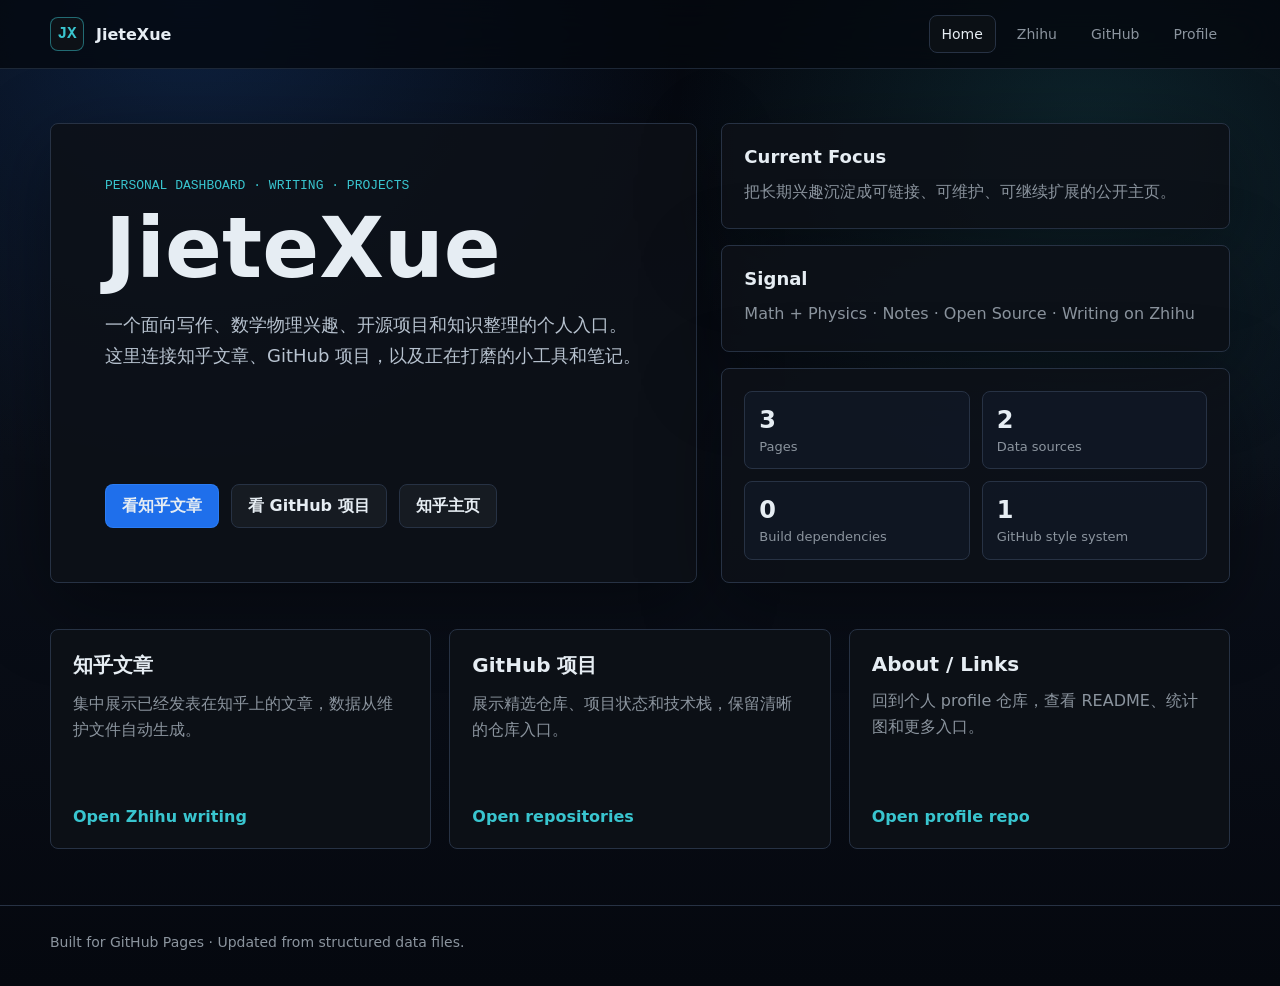
<file: index.html>
<!doctype html>
<html lang="zh-CN">
  <head>
    <meta charset="utf-8" />
    <meta name="viewport" content="width=device-width, initial-scale=1" />
    <meta name="color-scheme" content="dark" />
    <title>JieteXue · Personal Blog</title>
    <meta
      name="description"
      content="JieteXue 的个人博客入口，连接知乎文章、GitHub 项目和学习笔记。"
    />
    <link rel="prefetch" href="./zhihu.html" as="document" />
    <link rel="prefetch" href="./github.html" as="document" />
    <link rel="preload" href="./assets/signal-field.svg" as="image" />
    <style>
      :root {
        color-scheme: dark;
        --bg: #05080f;
        --panel: #0d1117;
        --panel-2: #111827;
        --line: #273244;
        --text: #e6edf3;
        --muted: #8b949e;
        --blue: #2f81f7;
        --cyan: #39c5cf;
        --green: #3fb950;
        --yellow: #d29922;
        --shadow: 0 22px 80px rgba(0, 0, 0, 0.38);
      }

      * {
        box-sizing: border-box;
      }

      body {
        margin: 0;
        min-height: 100vh;
        background:
          radial-gradient(circle at 15% 0%, rgba(47, 129, 247, 0.2), transparent 31rem),
          radial-gradient(circle at 85% 15%, rgba(57, 197, 207, 0.14), transparent 26rem),
          linear-gradient(180deg, #05080f 0%, #0a0f19 46%, #05080f 100%);
        color: var(--text);
        font-family:
          Inter, ui-sans-serif, system-ui, -apple-system, BlinkMacSystemFont, "Segoe UI",
          sans-serif;
      }

      a {
        color: inherit;
        text-decoration: none;
      }

      .site-shell {
        width: min(1180px, calc(100% - 32px));
        margin: 0 auto;
      }

      .topbar {
        position: sticky;
        top: 0;
        z-index: 10;
        backdrop-filter: blur(18px);
        background: rgba(5, 8, 15, 0.78);
        border-bottom: 1px solid rgba(39, 50, 68, 0.74);
      }

      .topbar-inner {
        min-height: 68px;
        display: flex;
        align-items: center;
        justify-content: space-between;
        gap: 20px;
      }

      .brand {
        display: flex;
        align-items: center;
        gap: 12px;
        font-weight: 700;
      }

      .mark {
        display: grid;
        place-items: center;
        width: 34px;
        height: 34px;
        border: 1px solid rgba(57, 197, 207, 0.5);
        border-radius: 8px;
        background: #0d1117;
        color: var(--cyan);
        font-family: ui-monospace, SFMono-Regular, Menlo, Consolas, monospace;
      }

      .nav {
        display: flex;
        gap: 8px;
        flex-wrap: wrap;
        justify-content: flex-end;
      }

      .nav a {
        min-height: 38px;
        display: inline-flex;
        align-items: center;
        border: 1px solid transparent;
        border-radius: 8px;
        padding: 0 12px;
        color: var(--muted);
        font-size: 14px;
      }

      .nav a:hover,
      .nav a[aria-current="page"] {
        color: var(--text);
        border-color: var(--line);
        background: rgba(13, 17, 23, 0.9);
      }

      .hero {
        display: grid;
        grid-template-columns: minmax(0, 1.12fr) minmax(320px, 0.88fr);
        gap: 24px;
        align-items: stretch;
        padding: 54px 0 28px;
      }

      .hero-copy,
      .panel {
        border: 1px solid var(--line);
        border-radius: 8px;
        background: rgba(13, 17, 23, 0.88);
        box-shadow: var(--shadow);
      }

      .hero-copy {
        min-height: 460px;
        padding: clamp(28px, 5vw, 54px);
        display: flex;
        flex-direction: column;
        justify-content: space-between;
        gap: 32px;
      }

      .eyebrow {
        margin: 0 0 16px;
        color: var(--cyan);
        font-family: ui-monospace, SFMono-Regular, Menlo, Consolas, monospace;
        font-size: 13px;
        text-transform: uppercase;
      }

      h1 {
        margin: 0;
        max-width: 760px;
        font-size: clamp(42px, 7vw, 84px);
        line-height: 0.94;
      }

      .lead {
        max-width: 680px;
        margin: 22px 0 0;
        color: #b7c2cf;
        font-size: 18px;
        line-height: 1.72;
      }

      .action-row {
        display: flex;
        flex-wrap: wrap;
        gap: 12px;
      }

      .button {
        min-height: 44px;
        display: inline-flex;
        align-items: center;
        justify-content: center;
        gap: 10px;
        border: 1px solid var(--line);
        border-radius: 8px;
        padding: 0 16px;
        color: var(--text);
        background: #161b22;
        font-weight: 700;
      }

      .button.primary {
        border-color: rgba(47, 129, 247, 0.75);
        background: #1f6feb;
      }

      .dashboard {
        display: grid;
        gap: 16px;
      }

      .panel {
        padding: 22px;
      }

      .panel h2,
      .panel h3 {
        margin: 0;
        font-size: 18px;
      }

      .panel p {
        margin: 12px 0 0;
        color: var(--muted);
        line-height: 1.65;
      }

      .status-grid {
        display: grid;
        grid-template-columns: repeat(2, minmax(0, 1fr));
        gap: 12px;
      }

      .metric {
        border: 1px solid var(--line);
        border-radius: 8px;
        padding: 14px;
        background: rgba(17, 24, 39, 0.76);
      }

      .metric strong {
        display: block;
        font-size: 24px;
      }

      .metric span {
        display: block;
        margin-top: 5px;
        color: var(--muted);
        font-size: 13px;
      }

      .section-grid {
        display: grid;
        grid-template-columns: repeat(3, minmax(0, 1fr));
        gap: 18px;
        padding: 18px 0 56px;
      }

      .route-card {
        min-height: 220px;
        display: flex;
        flex-direction: column;
        justify-content: space-between;
        border: 1px solid var(--line);
        border-radius: 8px;
        padding: 22px;
        background: rgba(13, 17, 23, 0.9);
      }

      .route-card:hover {
        border-color: rgba(47, 129, 247, 0.85);
        transform: translateY(-2px);
        transition: 160ms ease;
      }

      .route-card h2 {
        margin: 0;
        font-size: 20px;
      }

      .route-card p {
        margin: 12px 0 20px;
        color: var(--muted);
        line-height: 1.65;
      }

      .route-card span {
        color: var(--cyan);
        font-weight: 700;
      }

      .footer {
        border-top: 1px solid var(--line);
        padding: 28px 0 36px;
        color: var(--muted);
        font-size: 14px;
      }

      @media (max-width: 820px) {
        .topbar-inner,
        .hero {
          grid-template-columns: 1fr;
        }

        .topbar-inner {
          align-items: flex-start;
          padding: 14px 0;
        }

        .hero {
          padding-top: 28px;
        }

        .section-grid,
        .status-grid {
          grid-template-columns: 1fr;
        }

        .hero-copy {
          min-height: 420px;
        }
      }
    </style>
  </head>
  <body>
    <header class="topbar">
      <div class="site-shell topbar-inner">
        <a class="brand" href="./index.html" aria-label="JieteXue home">
          <span class="mark">JX</span>
          <span>JieteXue</span>
        </a>
        <nav class="nav" aria-label="Primary navigation">
          <a href="./index.html" aria-current="page">Home</a>
          <a href="./zhihu.html">Zhihu</a>
          <a href="./github.html">GitHub</a>
          <a href="https://github.com/JieteXue" target="_blank" rel="noreferrer">Profile</a>
        </nav>
      </div>
    </header>

    <main class="site-shell">
      <section class="hero" aria-labelledby="hero-title">
        <div class="hero-copy">
          <div>
            <p class="eyebrow">Personal dashboard · writing · projects</p>
            <h1 id="hero-title">JieteXue</h1>
            <p class="lead">
              一个面向写作、数学物理兴趣、开源项目和知识整理的个人入口。这里连接知乎文章、GitHub 项目，以及正在打磨的小工具和笔记。
            </p>
          </div>
          <div class="action-row">
            <a class="button primary" href="./zhihu.html">看知乎文章</a>
            <a class="button" href="./github.html">看 GitHub 项目</a>
            <a class="button" href="https://www.zhihu.com/people/7-63-5-13-42" target="_blank" rel="noreferrer">知乎主页</a>
          </div>
        </div>

        <aside class="dashboard" aria-label="Current dashboard">
          <section class="panel">
            <h2>Current Focus</h2>
            <p>把长期兴趣沉淀成可链接、可维护、可继续扩展的公开主页。</p>
          </section>
          <section class="panel">
            <h3>Signal</h3>
            <p>Math + Physics · Notes · Open Source · Writing on Zhihu</p>
          </section>
          <section class="panel status-grid" aria-label="Site metrics">
            <div class="metric">
              <strong>3</strong>
              <span>Pages</span>
            </div>
            <div class="metric">
              <strong>2</strong>
              <span>Data sources</span>
            </div>
            <div class="metric">
              <strong>0</strong>
              <span>Build dependencies</span>
            </div>
            <div class="metric">
              <strong>1</strong>
              <span>GitHub style system</span>
            </div>
          </section>
        </aside>
      </section>

      <section class="section-grid" aria-label="Site sections">
        <a class="route-card" href="./zhihu.html">
          <div>
            <h2>知乎文章</h2>
            <p>集中展示已经发表在知乎上的文章，数据从维护文件自动生成。</p>
          </div>
          <span>Open Zhihu writing</span>
        </a>
        <a class="route-card" href="./github.html">
          <div>
            <h2>GitHub 项目</h2>
            <p>展示精选仓库、项目状态和技术栈，保留清晰的仓库入口。</p>
          </div>
          <span>Open repositories</span>
        </a>
        <a class="route-card" href="https://github.com/JieteXue/JieteXue" target="_blank" rel="noreferrer">
          <div>
            <h2>About / Links</h2>
            <p>回到个人 profile 仓库，查看 README、统计图和更多入口。</p>
          </div>
          <span>Open profile repo</span>
        </a>
      </section>
    </main>

    <footer class="footer">
      <div class="site-shell">Built for GitHub Pages · Updated from structured data files.</div>
    </footer>
  </body>
</html>
</file>
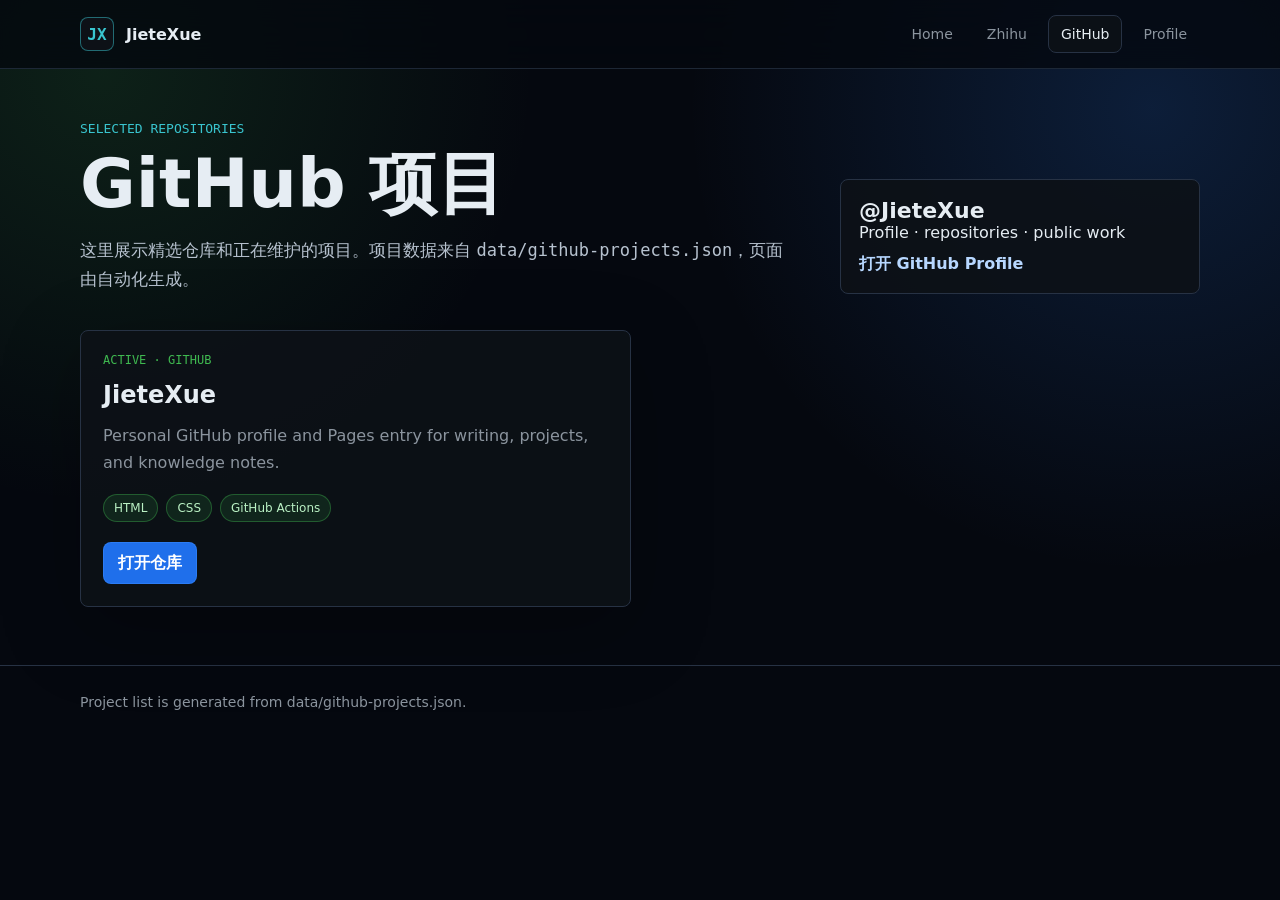
<file: github.html>
<!doctype html>
<html lang="zh-CN">
  <head>
    <meta charset="utf-8" />
    <meta name="viewport" content="width=device-width, initial-scale=1" />
    <meta name="color-scheme" content="dark" />
    <title>JieteXue · GitHub Projects</title>
    <meta name="description" content="JieteXue 的精选 GitHub 项目展示页。" />
    <link rel="prefetch" href="./zhihu.html" as="document" />
    <style>
      :root {
        color-scheme: dark;
        --bg: #05080f;
        --panel: #0d1117;
        --line: #273244;
        --text: #e6edf3;
        --muted: #8b949e;
        --blue: #2f81f7;
        --cyan: #39c5cf;
        --green: #3fb950;
      }

      * {
        box-sizing: border-box;
      }

      body {
        margin: 0;
        min-height: 100vh;
        background:
          radial-gradient(circle at 8% 8%, rgba(63, 185, 80, 0.14), transparent 27rem),
          radial-gradient(circle at 90% 12%, rgba(47, 129, 247, 0.18), transparent 29rem),
          #05080f;
        color: var(--text);
        font-family:
          Inter, ui-sans-serif, system-ui, -apple-system, BlinkMacSystemFont, "Segoe UI",
          sans-serif;
      }

      a {
        color: inherit;
        text-decoration: none;
      }

      .site-shell {
        width: min(1120px, calc(100% - 32px));
        margin: 0 auto;
      }

      .topbar {
        position: sticky;
        top: 0;
        z-index: 10;
        backdrop-filter: blur(18px);
        background: rgba(5, 8, 15, 0.78);
        border-bottom: 1px solid rgba(39, 50, 68, 0.74);
      }

      .topbar-inner {
        min-height: 68px;
        display: flex;
        align-items: center;
        justify-content: space-between;
        gap: 20px;
      }

      .brand {
        display: flex;
        align-items: center;
        gap: 12px;
        font-weight: 700;
      }

      .mark {
        display: grid;
        place-items: center;
        width: 34px;
        height: 34px;
        border: 1px solid rgba(57, 197, 207, 0.5);
        border-radius: 8px;
        background: #0d1117;
        color: var(--cyan);
        font-family: ui-monospace, SFMono-Regular, Menlo, Consolas, monospace;
      }

      .nav {
        display: flex;
        gap: 8px;
        flex-wrap: wrap;
        justify-content: flex-end;
      }

      .nav a {
        min-height: 38px;
        display: inline-flex;
        align-items: center;
        border: 1px solid transparent;
        border-radius: 8px;
        padding: 0 12px;
        color: var(--muted);
        font-size: 14px;
      }

      .nav a:hover,
      .nav a[aria-current="page"] {
        color: var(--text);
        border-color: var(--line);
        background: rgba(13, 17, 23, 0.9);
      }

      .page-head {
        display: grid;
        grid-template-columns: minmax(0, 1fr) minmax(260px, 360px);
        gap: 22px;
        align-items: end;
        padding: 52px 0 24px;
      }

      .eyebrow {
        margin: 0 0 14px;
        color: var(--cyan);
        font-family: ui-monospace, SFMono-Regular, Menlo, Consolas, monospace;
        font-size: 13px;
        text-transform: uppercase;
      }

      h1 {
        margin: 0;
        font-size: clamp(38px, 6vw, 68px);
        line-height: 1;
      }

      .lead {
        max-width: 720px;
        margin: 18px 0 0;
        color: #b7c2cf;
        font-size: 17px;
        line-height: 1.72;
      }

      .profile-panel {
        border: 1px solid var(--line);
        border-radius: 8px;
        padding: 18px;
        background: rgba(13, 17, 23, 0.9);
      }

      .profile-panel strong {
        display: block;
        font-size: 22px;
      }

      .profile-panel a {
        display: inline-flex;
        margin-top: 12px;
        color: #b7d7ff;
        font-weight: 700;
      }

      .content-grid {
        display: grid;
        grid-template-columns: repeat(2, minmax(0, 1fr));
        gap: 18px;
        padding: 12px 0 58px;
      }

      .content-card {
        display: flex;
        min-height: 260px;
        flex-direction: column;
        justify-content: space-between;
        border: 1px solid var(--line);
        border-radius: 8px;
        padding: 22px;
        background: rgba(13, 17, 23, 0.9);
        box-shadow: 0 22px 80px rgba(0, 0, 0, 0.28);
      }

      .card-meta {
        color: var(--green);
        font-family: ui-monospace, SFMono-Regular, Menlo, Consolas, monospace;
        font-size: 12px;
        text-transform: uppercase;
      }

      .content-card h2 {
        margin: 14px 0 0;
        font-size: 24px;
        line-height: 1.22;
      }

      .content-card p {
        margin: 12px 0 18px;
        color: var(--muted);
        line-height: 1.68;
      }

      .tag-row {
        display: flex;
        flex-wrap: wrap;
        gap: 8px;
        margin: 0 0 20px;
      }

      .tag-row span {
        border: 1px solid rgba(63, 185, 80, 0.38);
        border-radius: 999px;
        padding: 6px 10px;
        color: #baf1c4;
        background: rgba(63, 185, 80, 0.12);
        font-size: 12px;
      }

      .button-link {
        min-height: 42px;
        display: inline-flex;
        align-items: center;
        justify-content: center;
        align-self: flex-start;
        border: 1px solid rgba(47, 129, 247, 0.75);
        border-radius: 8px;
        padding: 0 14px;
        background: #1f6feb;
        color: white;
        font-weight: 700;
      }

      .footer {
        border-top: 1px solid var(--line);
        padding: 28px 0 36px;
        color: var(--muted);
        font-size: 14px;
      }

      @media (max-width: 760px) {
        .topbar-inner,
        .page-head,
        .content-grid {
          grid-template-columns: 1fr;
        }

        .topbar-inner {
          align-items: flex-start;
          padding: 14px 0;
        }

        .content-card {
          min-height: 0;
        }
      }
    </style>
  </head>
  <body>
    <header class="topbar">
      <div class="site-shell topbar-inner">
        <a class="brand" href="./index.html" aria-label="JieteXue home">
          <span class="mark">JX</span>
          <span>JieteXue</span>
        </a>
        <nav class="nav" aria-label="Primary navigation">
          <a href="./index.html">Home</a>
          <a href="./zhihu.html">Zhihu</a>
          <a href="./github.html" aria-current="page">GitHub</a>
          <a href="https://github.com/JieteXue" target="_blank" rel="noreferrer">Profile</a>
        </nav>
      </div>
    </header>

    <main class="site-shell">
      <section class="page-head" aria-labelledby="page-title">
        <div>
          <p class="eyebrow">Selected repositories</p>
          <h1 id="page-title">GitHub 项目</h1>
          <p class="lead">
            这里展示精选仓库和正在维护的项目。项目数据来自 <code>data/github-projects.json</code>，页面由自动化生成。
          </p>
        </div>
        <aside class="profile-panel" aria-label="GitHub profile">
          <strong>@JieteXue</strong>
          <span>Profile · repositories · public work</span>
          <a href="https://github.com/JieteXue" target="_blank" rel="noreferrer">打开 GitHub Profile</a>
        </aside>
      </section>

      <section class="content-grid" aria-label="GitHub projects">
<!-- PROJECTS:START -->
        <article class="content-card project-card">
          <div class="card-meta">Active · GitHub</div>
          <h2>JieteXue</h2>
          <p>Personal GitHub profile and Pages entry for writing, projects, and knowledge notes.</p>
          <div class="tag-row"><span>HTML</span><span>CSS</span><span>GitHub Actions</span></div>
          <a class="button-link" href="https://github.com/JieteXue/JieteXue" target="_blank" rel="noreferrer">打开仓库</a>
        </article>
<!-- PROJECTS:END -->
      </section>
    </main>

    <footer class="footer">
      <div class="site-shell">Project list is generated from data/github-projects.json.</div>
    </footer>
  </body>
</html>
</file>
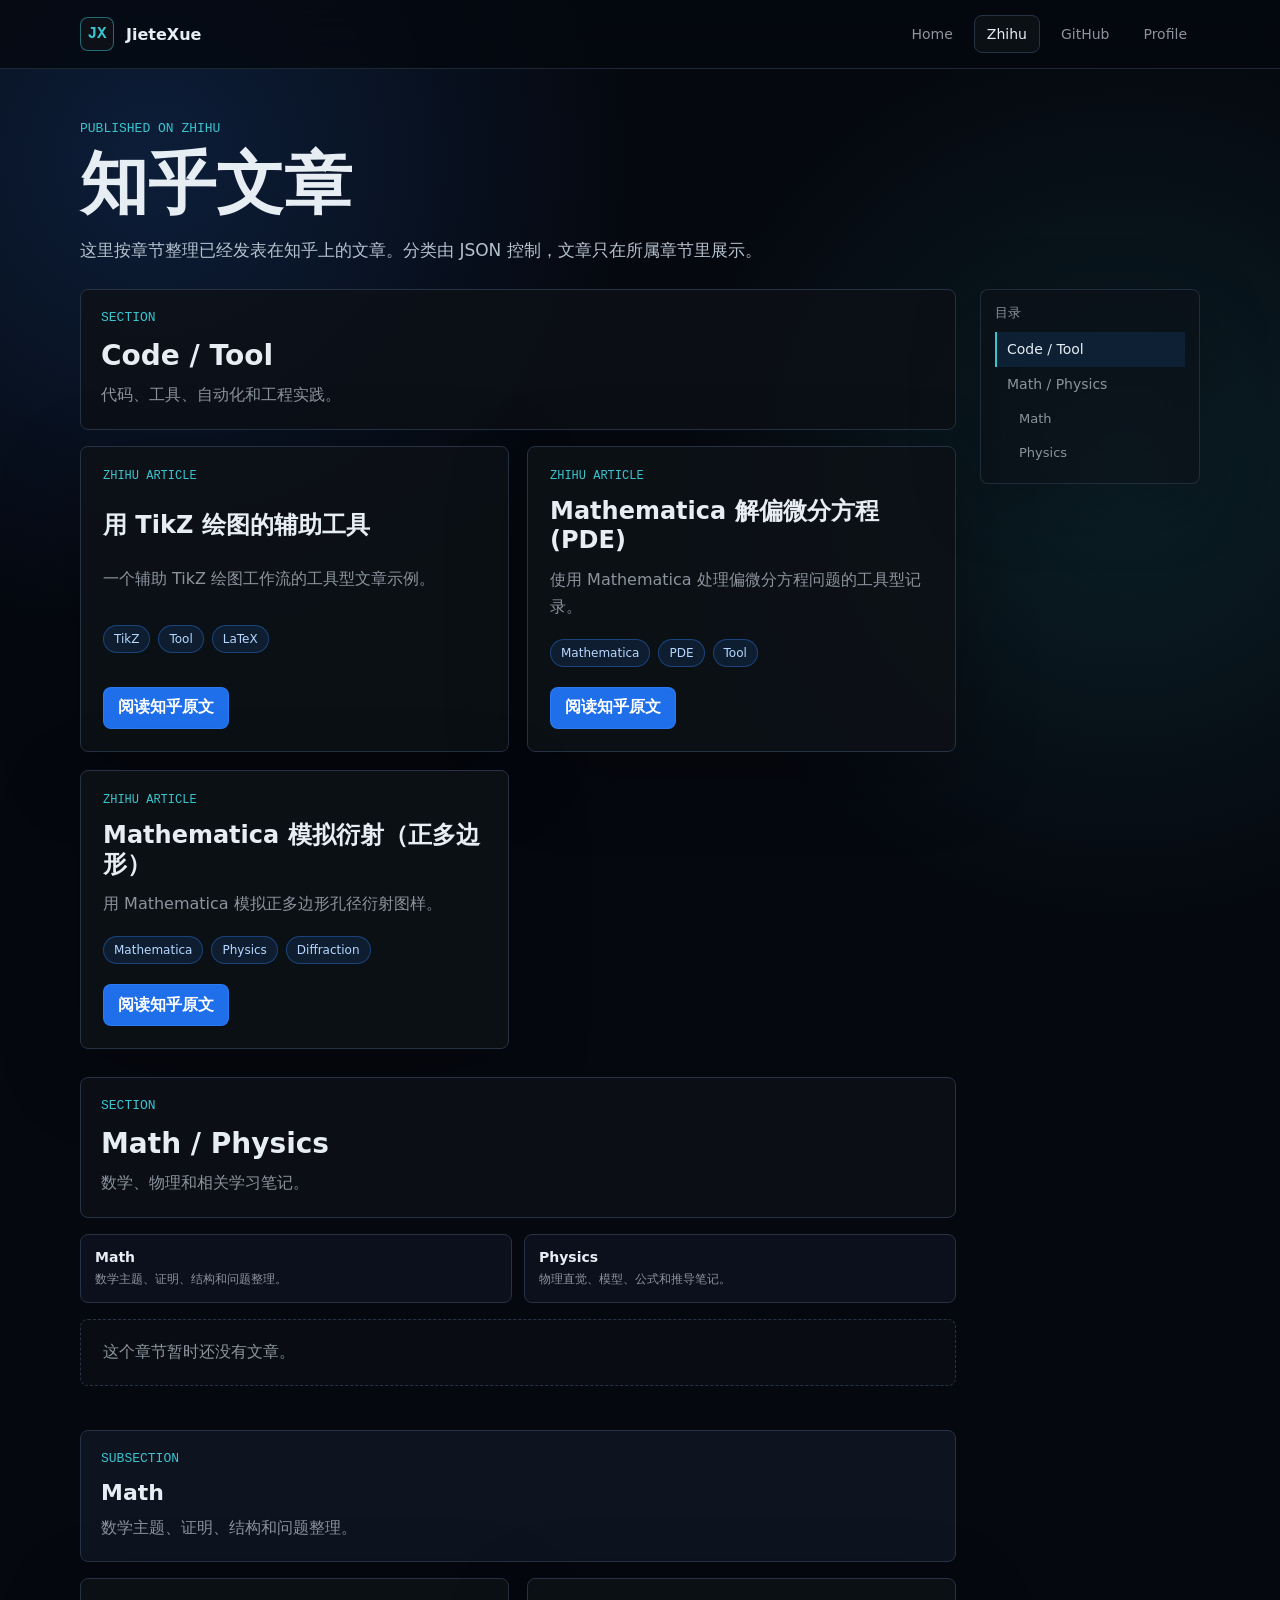
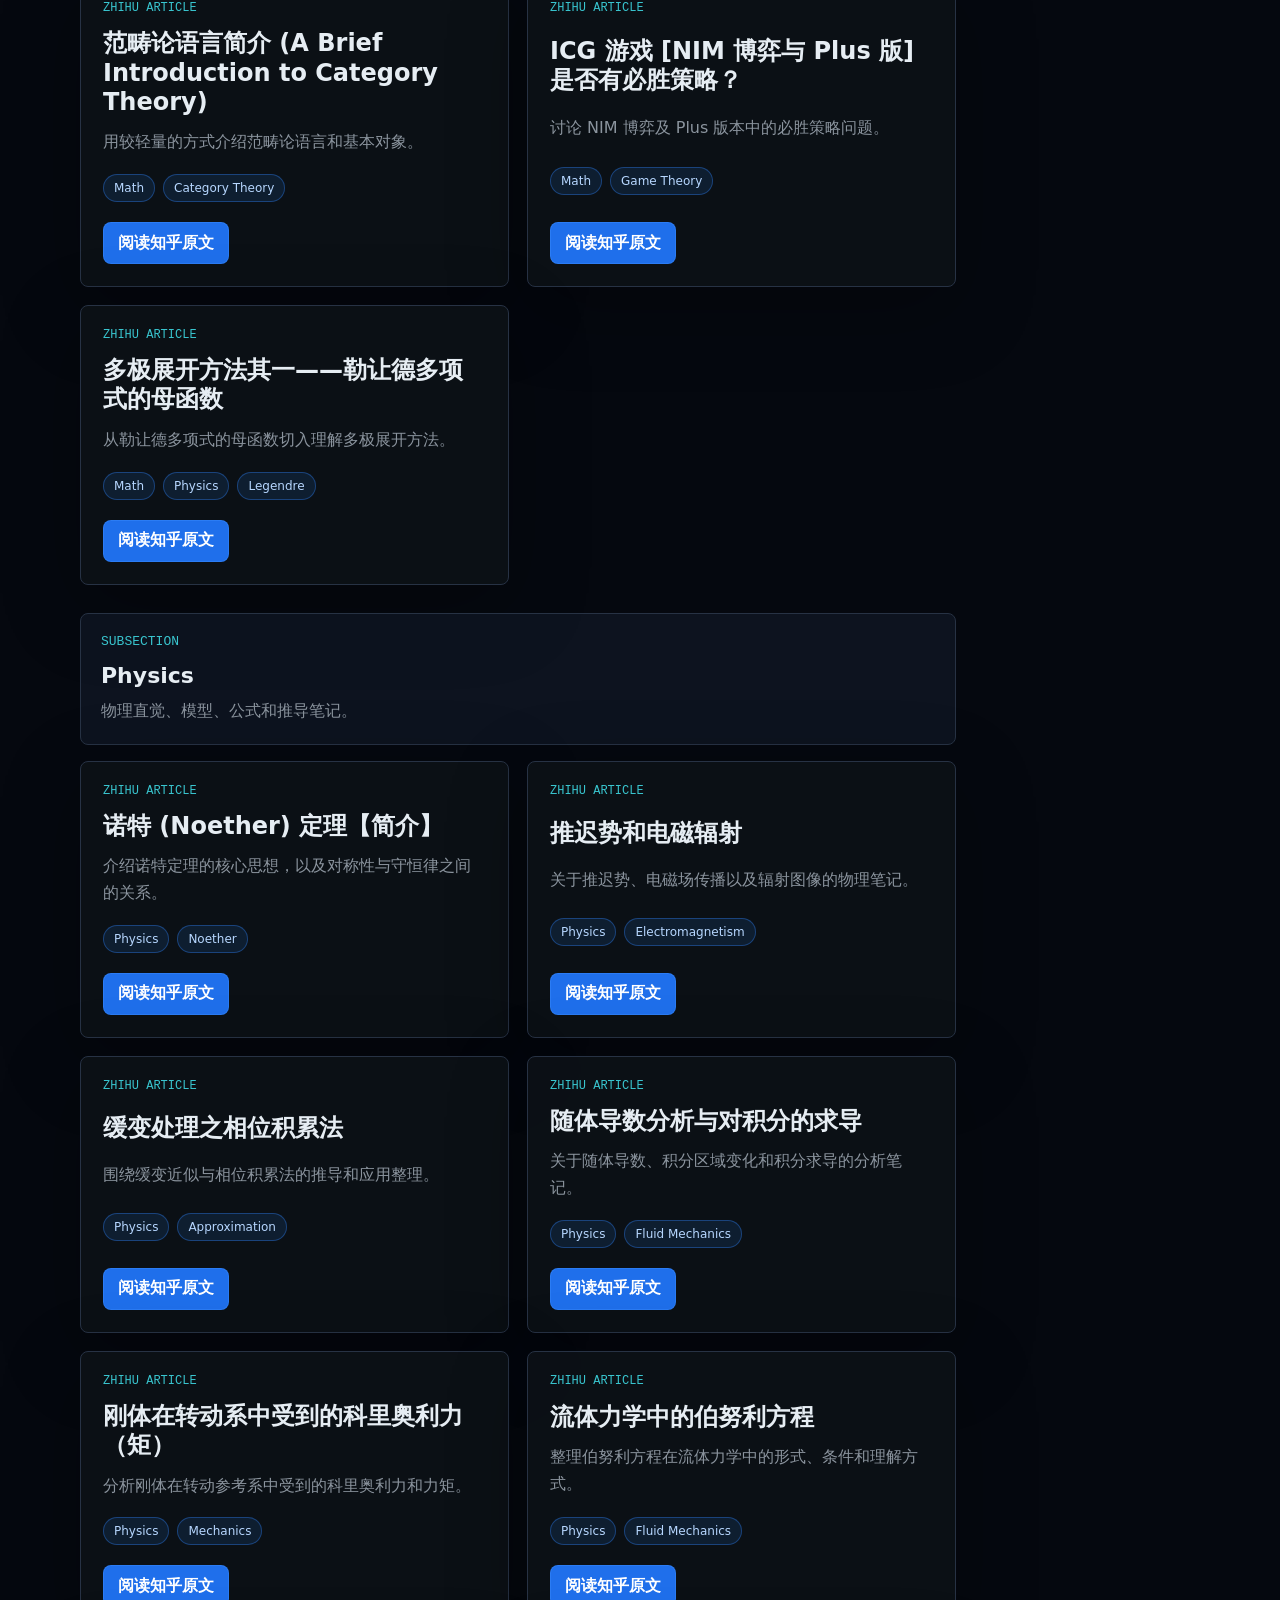
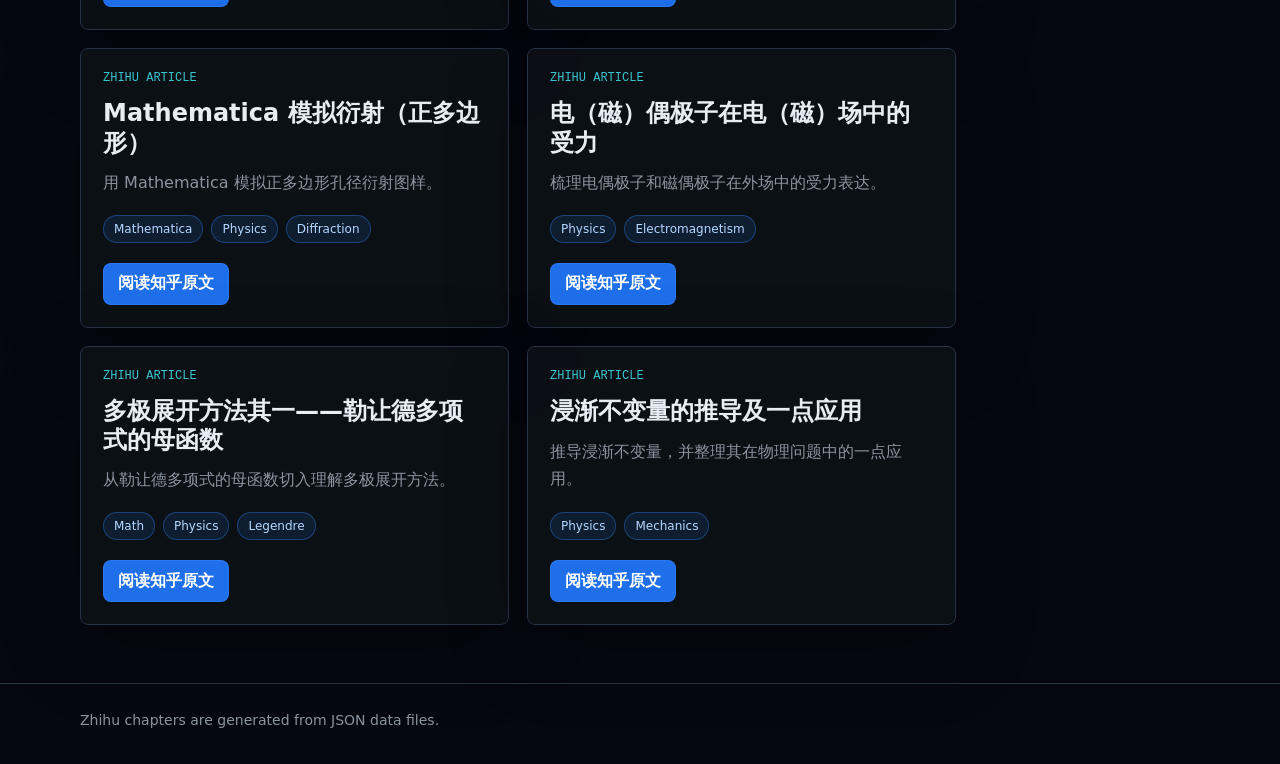
<file: zhihu.html>
<!doctype html>
<html lang="zh-CN">
  <head>
    <meta charset="utf-8" />
    <meta name="viewport" content="width=device-width, initial-scale=1" />
    <meta name="color-scheme" content="dark" />
    <title>JieteXue · Zhihu Articles</title>
    <meta name="description" content="JieteXue 发表在知乎上的文章展示页。" />
    <link rel="prefetch" href="./github.html" as="document" />
    <link rel="stylesheet" href="./assets/zhihu.css" />
    <script src="./assets/zhihu.js" defer></script>
  </head>
  <body>
    <header class="topbar">
      <div class="site-shell topbar-inner">
        <a class="brand" href="./index.html" aria-label="JieteXue home">
          <span class="mark">JX</span>
          <span>JieteXue</span>
        </a>
        <nav class="nav" aria-label="Primary navigation">
          <a href="./index.html">Home</a>
          <a href="./zhihu.html" aria-current="page">Zhihu</a>
          <a href="./github.html">GitHub</a>
          <a href="https://www.zhihu.com/people/7-63-5-13-42" target="_blank" rel="noreferrer">Profile</a>
        </nav>
      </div>
    </header>

    <main class="site-shell">
      <section class="page-head" aria-labelledby="page-title">
        <p class="eyebrow">Published on Zhihu</p>
        <h1 id="page-title">知乎文章</h1>
        <p class="lead">
          这里按章节整理已经发表在知乎上的文章。分类由 JSON 控制，文章只在所属章节里展示。
        </p>
      </section>

      <div class="reading-layout">
        <div class="reading-main">
<!-- ARTICLE_SECTIONS:START -->
          <section class="article-section" id="code-tool" data-section data-depth="1" style="--depth: 0">
            <div class="section-heading">
              <p class="eyebrow">Section</p>
              <h2>Code / Tool</h2>
              <p>代码、工具、自动化和工程实践。</p>
            </div>

            <div class="article-grid">
              <article class="content-card article-card">
                <div class="card-meta">Zhihu Article</div>
                <h3>用 TikZ 绘图的辅助工具</h3>
                <p>一个辅助 TikZ 绘图工作流的工具型文章示例。</p>
                <div class="tag-row"><span>TikZ</span><span>Tool</span><span>LaTeX</span></div>
                <a class="button-link" href="https://zhuanlan.zhihu.com/p/2024245462408930681" target="_blank" rel="noreferrer">阅读知乎原文</a>
              </article>
              <article class="content-card article-card">
                <div class="card-meta">Zhihu Article</div>
                <h3>Mathematica 解偏微分方程 (PDE)</h3>
                <p>使用 Mathematica 处理偏微分方程问题的工具型记录。</p>
                <div class="tag-row"><span>Mathematica</span><span>PDE</span><span>Tool</span></div>
                <a class="button-link" href="https://zhuanlan.zhihu.com/p/695471799" target="_blank" rel="noreferrer">阅读知乎原文</a>
              </article>
              <article class="content-card article-card">
                <div class="card-meta">Zhihu Article</div>
                <h3>Mathematica 模拟衍射（正多边形）</h3>
                <p>用 Mathematica 模拟正多边形孔径衍射图样。</p>
                <div class="tag-row"><span>Mathematica</span><span>Physics</span><span>Diffraction</span></div>
                <a class="button-link" href="https://zhuanlan.zhihu.com/p/682031004" target="_blank" rel="noreferrer">阅读知乎原文</a>
              </article>
            </div>
          </section>

          <section class="article-section" id="math-physics" data-section data-depth="1" style="--depth: 0">
            <div class="section-heading">
              <p class="eyebrow">Section</p>
              <h2>Math / Physics</h2>
              <p>数学、物理和相关学习笔记。</p>
            </div>
            <div class="child-tree">
              <a class="child-link" href="#math">
                <strong>Math</strong>
                <span>数学主题、证明、结构和问题整理。</span>
              </a>
              <a class="child-link" href="#physics">
                <strong>Physics</strong>
                <span>物理直觉、模型、公式和推导笔记。</span>
              </a>
            </div>

            <p class="section-empty">这个章节暂时还没有文章。</p>
          </section>

          <section class="article-section" id="math" data-section data-depth="2" style="--depth: 1">
            <div class="section-heading">
              <p class="eyebrow">Subsection</p>
              <h3>Math</h3>
              <p>数学主题、证明、结构和问题整理。</p>
            </div>

            <div class="article-grid">
              <article class="content-card article-card">
                <div class="card-meta">Zhihu Article</div>
                <h3>范畴论语言简介 (A Brief Introduction to Category Theory)</h3>
                <p>用较轻量的方式介绍范畴论语言和基本对象。</p>
                <div class="tag-row"><span>Math</span><span>Category Theory</span></div>
                <a class="button-link" href="https://zhuanlan.zhihu.com/p/2012820675967084119" target="_blank" rel="noreferrer">阅读知乎原文</a>
              </article>
              <article class="content-card article-card">
                <div class="card-meta">Zhihu Article</div>
                <h3>ICG 游戏 [NIM 博弈与 Plus 版] 是否有必胜策略？</h3>
                <p>讨论 NIM 博弈及 Plus 版本中的必胜策略问题。</p>
                <div class="tag-row"><span>Math</span><span>Game Theory</span></div>
                <a class="button-link" href="https://zhuanlan.zhihu.com/p/1918439473382950153" target="_blank" rel="noreferrer">阅读知乎原文</a>
              </article>
              <article class="content-card article-card">
                <div class="card-meta">Zhihu Article</div>
                <h3>多极展开方法其一——勒让德多项式的母函数</h3>
                <p>从勒让德多项式的母函数切入理解多极展开方法。</p>
                <div class="tag-row"><span>Math</span><span>Physics</span><span>Legendre</span></div>
                <a class="button-link" href="https://zhuanlan.zhihu.com/p/648319578" target="_blank" rel="noreferrer">阅读知乎原文</a>
              </article>
            </div>
          </section>

          <section class="article-section" id="physics" data-section data-depth="2" style="--depth: 1">
            <div class="section-heading">
              <p class="eyebrow">Subsection</p>
              <h3>Physics</h3>
              <p>物理直觉、模型、公式和推导笔记。</p>
            </div>

            <div class="article-grid">
              <article class="content-card article-card">
                <div class="card-meta">Zhihu Article</div>
                <h3>诺特 (Noether) 定理【简介】</h3>
                <p>介绍诺特定理的核心思想，以及对称性与守恒律之间的关系。</p>
                <div class="tag-row"><span>Physics</span><span>Noether</span></div>
                <a class="button-link" href="https://zhuanlan.zhihu.com/p/1999801583450469239" target="_blank" rel="noreferrer">阅读知乎原文</a>
              </article>
              <article class="content-card article-card">
                <div class="card-meta">Zhihu Article</div>
                <h3>推迟势和电磁辐射</h3>
                <p>关于推迟势、电磁场传播以及辐射图像的物理笔记。</p>
                <div class="tag-row"><span>Physics</span><span>Electromagnetism</span></div>
                <a class="button-link" href="https://zhuanlan.zhihu.com/p/1995599112456934512" target="_blank" rel="noreferrer">阅读知乎原文</a>
              </article>
              <article class="content-card article-card">
                <div class="card-meta">Zhihu Article</div>
                <h3>缓变处理之相位积累法</h3>
                <p>围绕缓变近似与相位积累法的推导和应用整理。</p>
                <div class="tag-row"><span>Physics</span><span>Approximation</span></div>
                <a class="button-link" href="https://zhuanlan.zhihu.com/p/1928352347811222651" target="_blank" rel="noreferrer">阅读知乎原文</a>
              </article>
              <article class="content-card article-card">
                <div class="card-meta">Zhihu Article</div>
                <h3>随体导数分析与对积分的求导</h3>
                <p>关于随体导数、积分区域变化和积分求导的分析笔记。</p>
                <div class="tag-row"><span>Physics</span><span>Fluid Mechanics</span></div>
                <a class="button-link" href="https://zhuanlan.zhihu.com/p/716217523" target="_blank" rel="noreferrer">阅读知乎原文</a>
              </article>
              <article class="content-card article-card">
                <div class="card-meta">Zhihu Article</div>
                <h3>刚体在转动系中受到的科里奥利力（矩）</h3>
                <p>分析刚体在转动参考系中受到的科里奥利力和力矩。</p>
                <div class="tag-row"><span>Physics</span><span>Mechanics</span></div>
                <a class="button-link" href="https://zhuanlan.zhihu.com/p/714236094" target="_blank" rel="noreferrer">阅读知乎原文</a>
              </article>
              <article class="content-card article-card">
                <div class="card-meta">Zhihu Article</div>
                <h3>流体力学中的伯努利方程</h3>
                <p>整理伯努利方程在流体力学中的形式、条件和理解方式。</p>
                <div class="tag-row"><span>Physics</span><span>Fluid Mechanics</span></div>
                <a class="button-link" href="https://zhuanlan.zhihu.com/p/714077475" target="_blank" rel="noreferrer">阅读知乎原文</a>
              </article>
              <article class="content-card article-card">
                <div class="card-meta">Zhihu Article</div>
                <h3>Mathematica 模拟衍射（正多边形）</h3>
                <p>用 Mathematica 模拟正多边形孔径衍射图样。</p>
                <div class="tag-row"><span>Mathematica</span><span>Physics</span><span>Diffraction</span></div>
                <a class="button-link" href="https://zhuanlan.zhihu.com/p/682031004" target="_blank" rel="noreferrer">阅读知乎原文</a>
              </article>
              <article class="content-card article-card">
                <div class="card-meta">Zhihu Article</div>
                <h3>电（磁）偶极子在电（磁）场中的受力</h3>
                <p>梳理电偶极子和磁偶极子在外场中的受力表达。</p>
                <div class="tag-row"><span>Physics</span><span>Electromagnetism</span></div>
                <a class="button-link" href="https://zhuanlan.zhihu.com/p/681640628" target="_blank" rel="noreferrer">阅读知乎原文</a>
              </article>
              <article class="content-card article-card">
                <div class="card-meta">Zhihu Article</div>
                <h3>多极展开方法其一——勒让德多项式的母函数</h3>
                <p>从勒让德多项式的母函数切入理解多极展开方法。</p>
                <div class="tag-row"><span>Math</span><span>Physics</span><span>Legendre</span></div>
                <a class="button-link" href="https://zhuanlan.zhihu.com/p/648319578" target="_blank" rel="noreferrer">阅读知乎原文</a>
              </article>
              <article class="content-card article-card">
                <div class="card-meta">Zhihu Article</div>
                <h3>浸渐不变量的推导及一点应用</h3>
                <p>推导浸渐不变量，并整理其在物理问题中的一点应用。</p>
                <div class="tag-row"><span>Physics</span><span>Mechanics</span></div>
                <a class="button-link" href="https://zhuanlan.zhihu.com/p/605428371" target="_blank" rel="noreferrer">阅读知乎原文</a>
              </article>
            </div>
          </section>
<!-- ARTICLE_SECTIONS:END -->
        </div>

        <aside class="chapter-nav" aria-label="Zhihu chapter navigation">
          <p>目录</p>
<!-- CHAPTER_NAV:START -->
          <a class="chapter-link is-active" style="--depth: 0" href="#code-tool">Code / Tool</a>
          <a class="chapter-link" style="--depth: 0" href="#math-physics">Math / Physics</a>
          <a class="chapter-link" style="--depth: 1" href="#math">Math</a>
          <a class="chapter-link" style="--depth: 1" href="#physics">Physics</a>
<!-- CHAPTER_NAV:END -->
        </aside>
      </div>
    </main>

    <footer class="footer">
      <div class="site-shell">Zhihu chapters are generated from JSON data files.</div>
    </footer>
  </body>
</html>
</file>
<file: assets/zhihu.css>
:root {
  color-scheme: dark;
  --bg: #05080f;
  --panel: #0d1117;
  --panel-2: #111827;
  --line: #273244;
  --text: #e6edf3;
  --muted: #8b949e;
  --blue: #2f81f7;
  --cyan: #39c5cf;
}

* {
  box-sizing: border-box;
}

html {
  scroll-behavior: smooth;
}

body {
  margin: 0;
  min-height: 100vh;
  background:
    radial-gradient(circle at 12% 4%, rgba(47, 129, 247, 0.18), transparent 30rem),
    radial-gradient(circle at 88% 12%, rgba(57, 197, 207, 0.12), transparent 28rem),
    #05080f;
  color: var(--text);
  font-family:
    Inter, ui-sans-serif, system-ui, -apple-system, BlinkMacSystemFont, "Segoe UI",
    sans-serif;
}

a {
  color: inherit;
  text-decoration: none;
}

.site-shell {
  width: min(1120px, calc(100% - 32px));
  margin: 0 auto;
}

.topbar {
  position: sticky;
  top: 0;
  z-index: 10;
  backdrop-filter: blur(18px);
  background: rgba(5, 8, 15, 0.78);
  border-bottom: 1px solid rgba(39, 50, 68, 0.74);
}

.topbar-inner {
  min-height: 68px;
  display: flex;
  align-items: center;
  justify-content: space-between;
  gap: 20px;
}

.brand {
  display: flex;
  align-items: center;
  gap: 12px;
  font-weight: 700;
}

.mark {
  display: grid;
  place-items: center;
  width: 34px;
  height: 34px;
  border: 1px solid rgba(57, 197, 207, 0.5);
  border-radius: 8px;
  background: #0d1117;
  color: var(--cyan);
  font-family: ui-monospace, SFMono-Regular, Menlo, Consolas, monospace;
}

.nav {
  display: flex;
  gap: 8px;
  flex-wrap: wrap;
  justify-content: flex-end;
}

.nav a {
  min-height: 38px;
  display: inline-flex;
  align-items: center;
  border: 1px solid transparent;
  border-radius: 8px;
  padding: 0 12px;
  color: var(--muted);
  font-size: 14px;
}

.nav a:hover,
.nav a[aria-current="page"] {
  color: var(--text);
  border-color: var(--line);
  background: rgba(13, 17, 23, 0.9);
}

.page-head {
  padding: 52px 0 24px;
}

.eyebrow {
  margin: 0 0 14px;
  color: var(--cyan);
  font-family: ui-monospace, SFMono-Regular, Menlo, Consolas, monospace;
  font-size: 13px;
  text-transform: uppercase;
}

h1 {
  margin: 0;
  font-size: clamp(38px, 6vw, 68px);
  line-height: 1;
}

.lead {
  max-width: 760px;
  margin: 18px 0 0;
  color: #b7c2cf;
  font-size: 17px;
  line-height: 1.72;
}

.reading-layout {
  display: grid;
  grid-template-columns: minmax(0, 1fr) 220px;
  gap: 24px;
  align-items: start;
  padding-bottom: 58px;
}

.reading-main {
  display: grid;
  gap: 28px;
}

.chapter-nav {
  position: sticky;
  top: 88px;
  border: 1px solid rgba(39, 50, 68, 0.82);
  border-radius: 8px;
  padding: 14px;
  background: rgba(13, 17, 23, 0.58);
  backdrop-filter: blur(18px);
  box-shadow: 0 18px 70px rgba(0, 0, 0, 0.24);
}

.chapter-nav p {
  margin: 0 0 10px;
  color: var(--muted);
  font-size: 13px;
}

.chapter-nav a {
  display: block;
  border-left: 2px solid transparent;
  padding: 8px 10px 8px calc(10px + var(--depth, 0) * 12px);
  color: var(--muted);
  font-size: max(12px, calc(14px - var(--depth, 0) * 1px));
  line-height: 1.35;
}

.chapter-nav a:hover,
.chapter-nav a.is-active {
  border-left-color: var(--cyan);
  color: var(--text);
  background: rgba(47, 129, 247, 0.12);
}

.article-section {
  scroll-margin-top: 92px;
}

.article-section .article-section {
  margin-top: 18px;
  padding-left: min(28px, calc(12px + var(--depth, 0) * 6px));
  border-left: 1px solid rgba(39, 50, 68, 0.72);
}

.article-section[data-depth]:not([data-depth="1"]) .section-heading {
  background: rgba(17, 24, 39, 0.68);
}

.section-heading {
  border: 1px solid var(--line);
  border-radius: 8px;
  padding: 20px;
  background: rgba(13, 17, 23, 0.82);
}

.section-heading h2 {
  margin: 0;
  font-size: 28px;
}

.section-heading h3 {
  margin: 0;
  font-size: 22px;
}

.section-heading h4,
.section-heading h5,
.section-heading h6 {
  margin: 0;
  font-size: 18px;
}

.section-heading p:not(.eyebrow) {
  margin: 10px 0 0;
  color: var(--muted);
  line-height: 1.65;
}

.article-grid {
  display: grid;
  grid-template-columns: repeat(2, minmax(0, 1fr));
  gap: 18px;
  margin-top: 16px;
}

.child-tree {
  display: grid;
  grid-template-columns: repeat(2, minmax(0, 1fr));
  gap: 12px;
  margin-top: 16px;
}

.child-link {
  border: 1px solid var(--line);
  border-radius: 8px;
  padding: 14px;
  background: rgba(17, 24, 39, 0.58);
}

.child-link:hover {
  border-color: rgba(57, 197, 207, 0.62);
  background: rgba(47, 129, 247, 0.12);
}

.child-link strong,
.child-link span {
  display: block;
}

.child-link strong {
  font-size: 14px;
}

.child-link span {
  margin-top: 6px;
  color: var(--muted);
  font-size: 12px;
  line-height: 1.45;
}

.content-card {
  display: flex;
  min-height: 240px;
  flex-direction: column;
  justify-content: space-between;
  border: 1px solid var(--line);
  border-radius: 8px;
  padding: 22px;
  background: rgba(13, 17, 23, 0.9);
  box-shadow: 0 22px 80px rgba(0, 0, 0, 0.28);
}

.card-meta {
  color: var(--cyan);
  font-family: ui-monospace, SFMono-Regular, Menlo, Consolas, monospace;
  font-size: 12px;
  text-transform: uppercase;
}

.content-card h3 {
  margin: 14px 0 0;
  font-size: 24px;
  line-height: 1.22;
}

.content-card p {
  margin: 12px 0 18px;
  color: var(--muted);
  line-height: 1.68;
}

.tag-row {
  display: flex;
  flex-wrap: wrap;
  gap: 8px;
  margin: 0 0 20px;
}

.tag-row span {
  border: 1px solid rgba(47, 129, 247, 0.38);
  border-radius: 999px;
  padding: 6px 10px;
  color: #b7d7ff;
  background: rgba(47, 129, 247, 0.12);
  font-size: 12px;
}

.button-link {
  min-height: 42px;
  display: inline-flex;
  align-items: center;
  justify-content: center;
  align-self: flex-start;
  border: 1px solid rgba(47, 129, 247, 0.75);
  border-radius: 8px;
  padding: 0 14px;
  background: #1f6feb;
  color: white;
  font-weight: 700;
}

.section-empty {
  border: 1px dashed var(--line);
  border-radius: 8px;
  padding: 22px;
  margin-top: 16px;
  color: var(--muted);
  background: rgba(13, 17, 23, 0.68);
}

.footer {
  border-top: 1px solid var(--line);
  padding: 28px 0 36px;
  color: var(--muted);
  font-size: 14px;
}

@media (max-width: 900px) {
  .reading-layout {
    grid-template-columns: 1fr;
  }

  .chapter-nav {
    position: static;
    order: -1;
  }
}

@media (max-width: 760px) {
  .topbar-inner,
  .child-tree,
  .article-grid {
    grid-template-columns: 1fr;
  }

  .topbar-inner {
    align-items: flex-start;
    padding: 14px 0;
  }

  .content-card {
    min-height: 0;
  }
}
</file>
